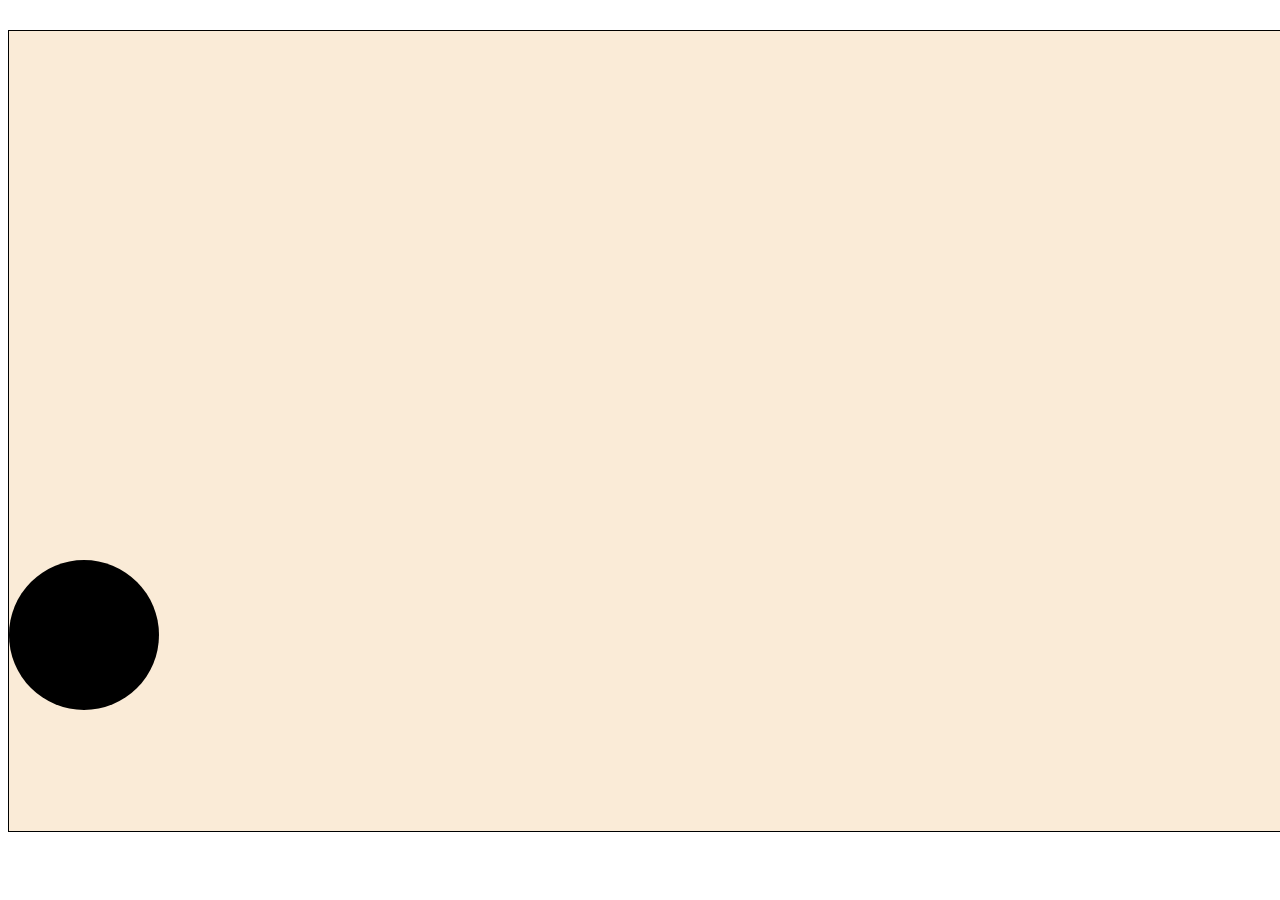
<file: index2.html>
<!DOCTYPE html>
<html lang="en">
  <head>
    <meta charset="UTF-8" />
    <meta name="viewport" content="width=device-width, initial-scale=1.0" />
    <title>Document</title>
    <link rel="stylesheet" href="css.css" />
  </head>
  <body>
    <section class="zxc">
      <div class="one"></div>
      <div class="two"></div>
      <div class="three"></div>
    </section>
  </body>
</html>
</file>
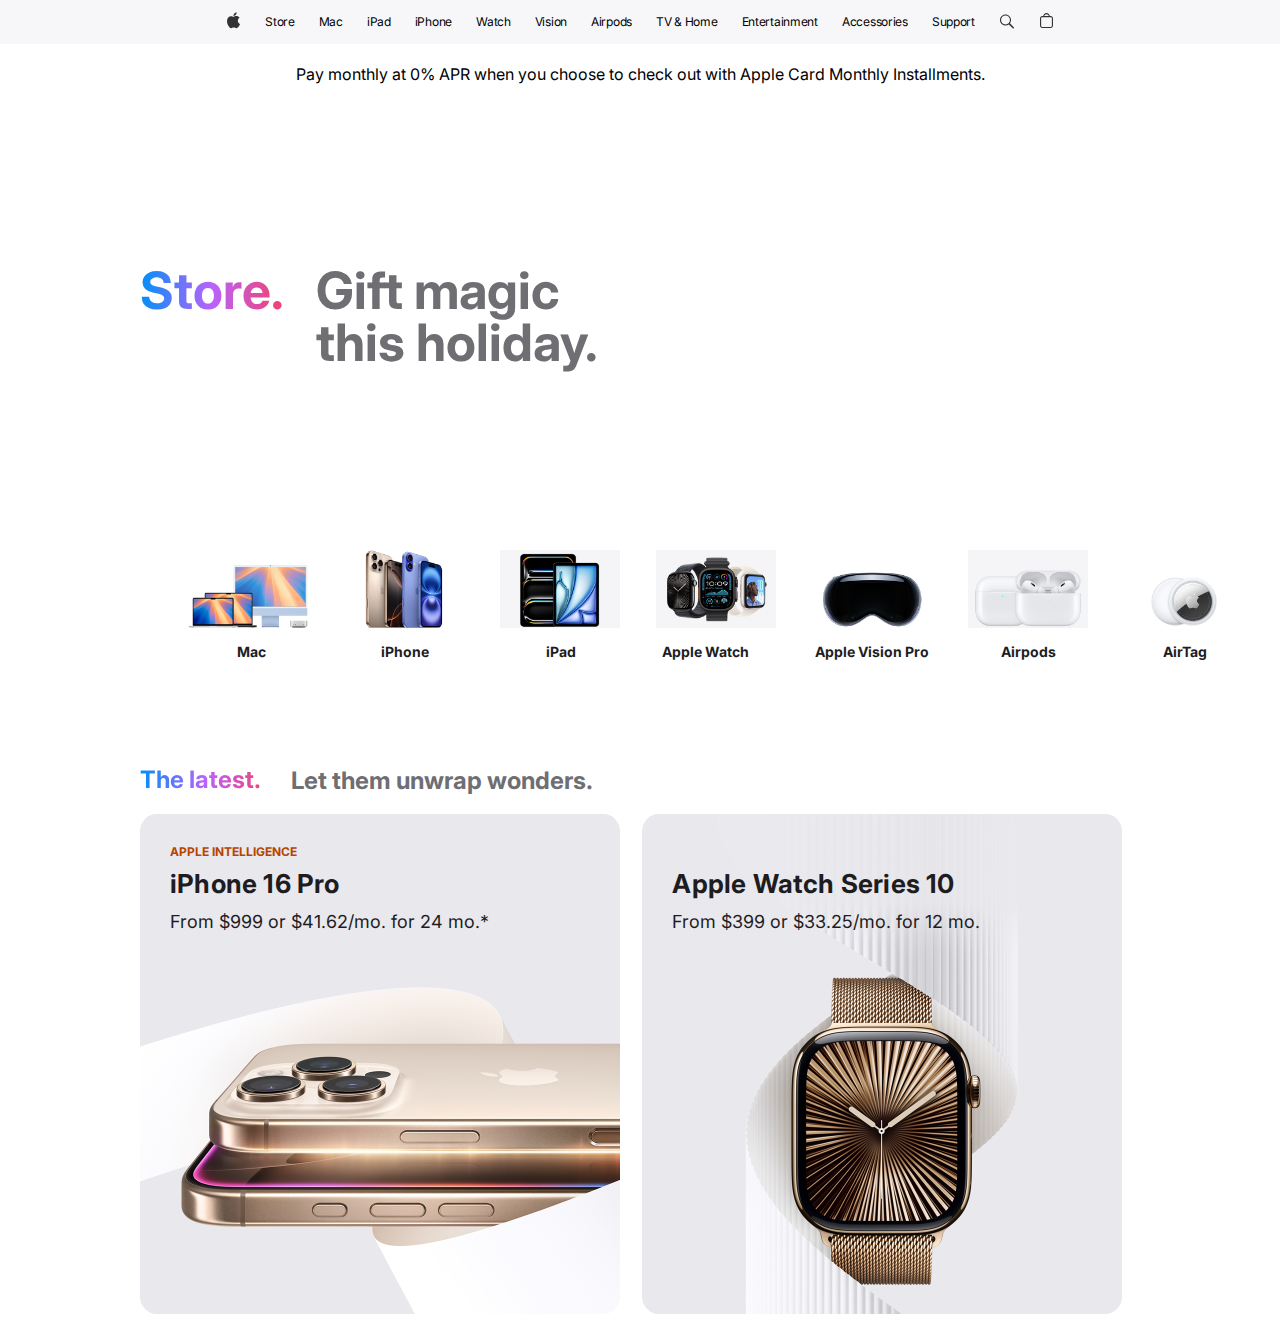
<file: index3.html>
<!DOCTYPE html>
<html lang="en">
  <head>
    <meta charset="UTF-8" />
    <meta name="viewport" content="width=device-width, initial-scale=1.0" />
    <title>Document</title>
    <link rel="stylesheet" href="sss.css" />
    <link rel="preconnect" href="https://fonts.googleapis.com" />
    <link rel="preconnect" href="https://fonts.gstatic.com" crossorigin />
    <link
      href="https://fonts.googleapis.com/css2?family=Inter:ital,opsz,wght@0,14..32,100..900;1,14..32,100..900&display=swap"
      rel="stylesheet"
    />
  </head>
  <body>
    <nav>
      <div class="header">
        <img src="SVG.svg" alt="" />
        <a>Store</a>
        <a>Mac</a>
        <a>iPad</a>
        <a>iPhone</a>
        <a>Watch</a>
        <a>Vision</a>
        <a>Airpods</a>
        <a>TV & Home</a>
        <a>Entertainment</a>
        <a>Accessories</a>
        <a>Support</a>
        <img src="sss.svg" alt="" />
        <img src="AAA.svg" alt="" />
      </div>
      <div class="header2">
        Pay monthly at 0% APR when you choose to check out with Apple Card
        Monthly Installments.
      </div>
    </nav>
    <section class="main">
      <section class="hero1">
        <div class="word1">
          <div class="color">
            <h3>Store.</h3>
          </div>
          <div class="word-1">
            <h3>Gift magic this holiday.</h3>
          </div>
          <div class="assistant">
            <img src="assistant.jpg" alt="" />
            <div>
              <h6>Need shopping help?</h6>
              <p>Ask a Specialist</p>
            </div>
            <!-- <div class="aa">
              <h6>Visit an Apple Store</h6>
              <p>Find one near you</p>
            </div> -->
          </div>
        </div>
      </section>
    </section>
    <section class="list">
      <div class="mac1">
        <img src="mac.png" alt="" />
        <p>Mac</p>
      </div>
      <div class="iphone1">
        <img src="iphone.png" alt="" />
        <p>iPhone</p>
      </div>
      <div class="ipad1">
        <img src="ipad.png" alt="" />
        <p>iPad</p>
      </div>
      <div class="watch1">
        <img src="watch.png" alt="" />
        <p>Apple Watch</p>
      </div>
      <div class="visionpro1">
        <img src="visionpro.png" alt="" />
        <p>Apple Vision Pro</p>
      </div>
      <div class="airpods1">
        <img src="airpods.png" alt="" />
        <p>Airpods</p>
      </div>
      <div class="airtag1">
        <img src="airtag.png" alt="" />
        <p>AirTag</p>
      </div>
      <div class="tv1">
        <img src="tv.png" alt="" />
        <p>Apple TV 4K</p>
      </div>
      <div class="homepod1">
        <img src="homepod.png" alt="" />
        <p>Homepod</p>
      </div>
      <div class="accessories1">
        <img src="accessories.png" alt="" />
        <p>Accessories</p>
      </div>
      <div class="giftcard1">
        <img src="giftcard.png" alt="" />
        <p>Apple Gift Card</p>
      </div>
    </section>
    <section class="main2">
      <div class="word2">
        <h4>The latest.</h4>
      </div>
      <div class="word-2">
        <h4>Let them unwrap wonders.</h4>
      </div>
      <section class="iphone-16">
        <h6>APPLE INTELLIGENCE</h6>
        <h1>iPhone 16 Pro</h1>
        <p>From $999 or $41.62/mo. for 24 mo.*</p>
      </section>
      <section class="watch10">
        <h1>Apple Watch Series 10</h1>
        <p>From $399 or $33.25/mo. for 12 mo.</p>
      </section>
    </section>
  </body>
</html>
</file>
<file: css.css>
.zxc {
  width: 2000px;
  height: 800px;
  border: 1px solid black;
  margin: 30px auto;
  background-color: antiquewhite;
}

@keyframes animations {
  0% {
    translate: 10px;
  }
  15% {
    translate: 300px -300px;
  }
  30% {
    translate: 600px;
  }
  45% {
    translate: 900px -300px;
  }
  60% {
    translate: 1200px;
  }
  80% {
    translate: 1600px -300px;
  }
  100% {
    translate: 1800px;
  }
}

.one {
  animation: animations;
  animation-iteration-count: infinite;
  animation-duration: 7s;
  animation-timing-function: linear;
  background-color: black;
  width: 150px;
  height: 150px;
  border-radius: 50%;
  position: absolute;
  bottom: 190px;
}
</file>
<file: sss.css>
* {
  margin: 0;
  box-sizing: border-box;
  padding: 0;
  font-family: "Inter", sans-serif;
}

.header {
  background: rgba(245, 245, 247, 0.8);
  display: flex;
  width: 100%;
  height: 44px;
  justify-content: center;
  align-items: center;
  gap: 24px;
  flex-shrink: 0;
  color: #000;
  text-align: center;
  font-size: 12px;
  font-style: normal;
  font-weight: 400;
  line-height: 60px; /* 500% */
  letter-spacing: -0.28px;
}

.header p style {
  width: 14px;
  height: 44px;
  flex-shrink: 0;
}

.header2 {
  background: white;
  display: flex;
  padding: 20px 0px;
  justify-content: center;
  align-items: center;
  gap: 4px;
  align-self: stretch;
}

.main {
  width: 100%;
  height: 350px;
  display: flex;
}

.hero1 {
  width: 100%;
  height: 140px;
  margin: 160px 0px;
}
.word1 {
  font-size: 44px;
  font-style: normal;
  font-weight: 700;
  line-height: 52.01px; /*118.205% */
  margin: 0px 140px;
  display: flex;
  gap: 32px;
  height: 140px;
}
.word-1 {
  color: #6e6e73;
  font-size: 44px;
  font-style: normal;
  font-weight: 700;
  line-height: 52.01px; /* 118.205% */
}
.color {
  background: linear-gradient(90deg, #0090f7 0%, #ba62fc 50%, #f2416b 100%);
  background-clip: text;
  -webkit-background-clip: text;
  -webkit-text-fill-color: transparent;
}

.imgs {
  display: flex;
  padding: 0px 140px;
  align-items: center;
  gap: 12px;
}

.assistant {
  margin-left: 900px;
  display: flex;
  /* display: flex;
  padding: 0 140px;
  justify-content: space-between;
  align-items: flex-start;
  align-self: stretch;
  height: 140px; */
  gap: 16px;
}

.assistant img {
  width: 35px;
  height: 35px;
  display: flex;
}

.assistant h6 {
  height: 20px;
  align-self: stretch;
  color: #1d1d1f;
  font-size: 14px;
  font-style: normal;
  font-weight: 700;
  line-height: 20px; /* 142.857% */
}

.assistant p {
  width: 125px;
  height: 16px;
  flex-direction: column;
  justify-content: center;
  color: #06c;
  font-size: 14px;
  font-style: normal;
  font-weight: 400;
  line-height: 20px; /* 142.857% */
  text-decoration-line: underline;
  text-decoration-style: solid;
  text-decoration-skip-ink: auto;
  text-decoration-thickness: auto;
  text-underline-offset: auto;
  text-underline-position: from-font;
  display: block;
}
.aa h6 {
  height: 20px;
  align-self: stretch;
  color: #1d1d1f;
  font-family: Inter;
  font-size: 14px;
  font-style: normal;
  font-weight: 700;
  line-height: 20px; /* 142.857% */
}

.aa p {
  color: #06c;
  font-family: Inter;
  font-size: 14px;
  font-style: normal;
  font-weight: 400;
  line-height: 20px; /* 142.857% */
}
.list {
  display: flex;
  height: 150px;
  margin: 80px 180px;
  gap: 20px;
}

.list img {
  width: 120px;
  height: 78px;
  align-self: stretch;
}

.mac1 {
  display: flex;
  width: 136px;
  padding: 16px 8px;
  flex-direction: column;
  align-items: flex-start;
  gap: 16px;
}
.mac1 p {
  display: flex;
  width: 35px;
  height: 16px;
  flex-direction: column;
  justify-content: center;
  color: #1d1d1f;
  text-align: center;
  font-size: 14px;
  font-style: normal;
  font-weight: 700;
  line-height: 20px; /* 142.857% */
  margin-left: 46px;
}

.iphone1 {
  display: flex;
  width: 136px;
  padding: 16px 8px;
  flex-direction: column;
  align-items: flex-start;
  gap: 16px;
}

.iphone1 p {
  display: flex;
  width: 59px;
  height: 16px;
  flex-direction: column;
  justify-content: center;
  color: #1d1d1f;
  text-align: center;
  font-size: 14px;
  font-style: normal;
  font-weight: 700;
  line-height: 20px; /* 142.857% */
  margin-left: 31px;
}

.ipad1 {
  display: flex;
  width: 136px;
  padding: 16px 8px;
  flex-direction: column;
  align-items: flex-start;
  gap: 16px;
}

.ipad1 p {
  display: flex;
  width: 59px;
  height: 16px;
  flex-direction: column;
  justify-content: center;
  color: #1d1d1f;
  text-align: center;
  font-family: Inter;
  font-size: 14px;
  font-style: normal;
  font-weight: 700;
  line-height: 20px; /* 142.857% */
  margin-left: 31px;
}

.watch1 {
  display: flex;
  width: 136px;
  padding: 16px 8px;
  flex-direction: column;
  align-items: flex-start;
  gap: 16px;
}

.watch1 p {
  display: flex;
  width: 98px;
  height: 16px;
  flex-direction: column;
  justify-content: center;
  color: #1d1d1f;
  text-align: center;
  font-family: Inter;
  font-size: 14px;
  font-style: normal;
  font-weight: 700;
  line-height: 20px; /* 142.857% */
}

.visionpro1 {
  display: flex;
  width: 136px;
  padding: 16px 8px;
  flex-direction: column;
  align-items: flex-start;
  gap: 16px;
}

.visionpro1 p {
  display: flex;
  width: 120px;
  height: 16px;
  flex-direction: column;
  justify-content: center;
  color: #1d1d1f;
  text-align: center;
  font-size: 14px;
  font-style: normal;
  font-weight: 700;
  line-height: 20px; /* 142.857% */
}

.airpods1 {
  display: flex;
  width: 136px;
  padding: 16px 8px;
  flex-direction: column;
  align-items: flex-start;
  gap: 16px;
}
.airpods1 p {
  display: flex;
  width: 59px;
  height: 16px;
  flex-direction: column;
  justify-content: center;
  color: #1d1d1f;
  text-align: center;
  font-family: Inter;
  font-size: 14px;
  font-style: normal;
  font-weight: 700;
  line-height: 20px; /* 142.857% */
  margin-left: 31px;
}

.airtag1 {
  display: flex;
  width: 136px;
  padding: 16px 8px;
  flex-direction: column;
  align-items: flex-start;
  gap: 16px;
}
.airtag1 p {
  display: flex;
  width: 59px;
  height: 16px;
  flex-direction: column;
  justify-content: center;
  color: #1d1d1f;
  text-align: center;
  font-family: Inter;
  font-size: 14px;
  font-style: normal;
  font-weight: 700;
  line-height: 20px; /* 142.857% */
  margin-left: 31px;
}

.tv1 {
  display: flex;
  width: 136px;
  padding: 16px 8px;
  flex-direction: column;
  align-items: flex-start;
  gap: 16px;
}

.tv1 p {
  display: flex;
  width: 108px;
  height: 16px;
  flex-direction: column;
  justify-content: center;
  color: #1d1d1f;
  text-align: center;
  font-family: Inter;
  font-size: 14px;
  font-style: normal;
  font-weight: 700;
  line-height: 20px; /* 142.857% */
}

.homepod1 {
  display: flex;
  width: 136px;
  padding: 16px 8px;
  flex-direction: column;
  align-items: flex-start;
  gap: 16px;
}
.homepod1 p {
  display: flex;
  width: 91px;
  height: 16px;
  flex-direction: column;
  justify-content: center;
  color: #1d1d1f;
  text-align: center;
  font-family: Inter;
  font-size: 14px;
  font-style: normal;
  font-weight: 700;
  line-height: 20px; /* 142.857% */
  margin-left: 15px;
}

.accessories1 {
  display: flex;
  width: 136px;
  padding: 16px 8px;
  flex-direction: column;
  align-items: flex-start;
  gap: 16px;
}

.accessories1 p {
  display: flex;
  width: 113px;
  height: 16px;
  flex-direction: column;
  justify-content: center;
  color: #1d1d1f;
  text-align: center;
  font-family: Inter;
  font-size: 14px;
  font-style: normal;
  font-weight: 700;
  line-height: 20px; /* 142.857% */
}

.giftcard1 {
  display: flex;
  width: 136px;
  padding: 16px 8px;
  flex-direction: column;
  align-items: flex-start;
  gap: 16px;
}

.giftcard1 p {
  display: flex;
  width: 116px;
  height: 16px;
  flex-direction: column;
  justify-content: center;
  color: #1d1d1f;
  text-align: center;
  font-family: Inter;
  font-size: 14px;
  font-style: normal;
  font-weight: 700;
  line-height: 20px; /* 142.857% */
}

.main2 {
  display: flex;
  width: 1640px;
  height: 558px;
  margin: 0px 140px;
  gap: 20px;
}

.word2 {
  display: flex;
  width: 130.87px;
  height: 34px;
  font-size: 24px;
  font-style: normal;
  font-weight: 700;
  line-height: 32px; /* 133.333% */
  background: linear-gradient(90deg, #0090f7 0%, #ba62fc 50%, #f2416b 100%);
  background-clip: text;
  -webkit-background-clip: text;
  -webkit-text-fill-color: transparent;
}

.word-2 {
  display: flex;
  width: 331.64px;
  height: 34px;
  flex-direction: column;
  justify-content: center;
  flex-shrink: 0;
  color: #6e6e73;
  font-size: 24px;
  font-style: normal;
  font-weight: 700;
  line-height: 32px; /* 133.333% */
}

.iphone-16 {
  display: flex;
  /* background-image: url(iphone16.jpg); */
  width: 480px;
  height: 500px;
  /* flex-shrink: 0;
  /* background-size: 100%;
  flex-shrink: 0; */
  background: url(iphone16.jpg) lightgray 0px 0px / 100% 100% no-repeat;
  position: absolute;
  margin-top: 50px;
  border-radius: 3.5%;
}

.iphone-16 h6 {
  display: flex;
  width: 132px;
  height: 14px;
  flex-direction: column;
  justify-content: center;
  flex-shrink: 0;
  color: #b64400;
  font-family: Inter;
  font-size: 12px;
  font-style: normal;
  font-weight: 700;
  line-height: 16px; /* 133.333% */
  margin-top: 31px;
  margin-left: 30px;
}

.iphone-16 h1 {
  color: #1d1d1f;
  font-family: Inter;
  font-size: 26px;
  font-style: normal;
  font-weight: 700;
  line-height: 32px; /* 123.077% */
  letter-spacing: 0.196px;
  position: absolute;
  margin-top: 54px;
  margin-left: 30px;
}

.iphone-16 p {
  display: flex;
  height: 20px;
  flex-direction: column;
  justify-content: center;
  align-self: stretch;
  color: #1d1d1f;
  font-family: Inter;
  font-size: 18px;
  font-style: normal;
  font-weight: 400;
  line-height: 20px; /* 111.111% */
  margin-top: 98px;
  margin-left: 30px;
  position: absolute;
}

.watch10 {
  display: flex;
  width: 480px;
  height: 500px;
  background: url(watch10.jpg) lightgray 0px 0px / 100% 100% no-repeat;
  border-radius: 3.5%;
  margin-top: 50px;
}

.watch10 h1 {
  color: #1d1d1f;
  font-family: Inter;
  font-size: 26px;
  font-style: normal;
  font-weight: 700;
  line-height: 32px; /* 123.077% */
  letter-spacing: 0.196px;
  position: absolute;
  margin-top: 54px;
  margin-left: 30px;
}

.watch10 p {
  display: flex;
  height: 20px;
  flex-direction: column;
  justify-content: center;
  align-self: stretch;
  color: #1d1d1f;
  font-family: Inter;
  font-size: 18px;
  font-style: normal;
  font-weight: 400;
  line-height: 20px; /* 111.111% */
  margin-top: 98px;
  margin-left: 30px;
  position: absolute;
}
</file>
